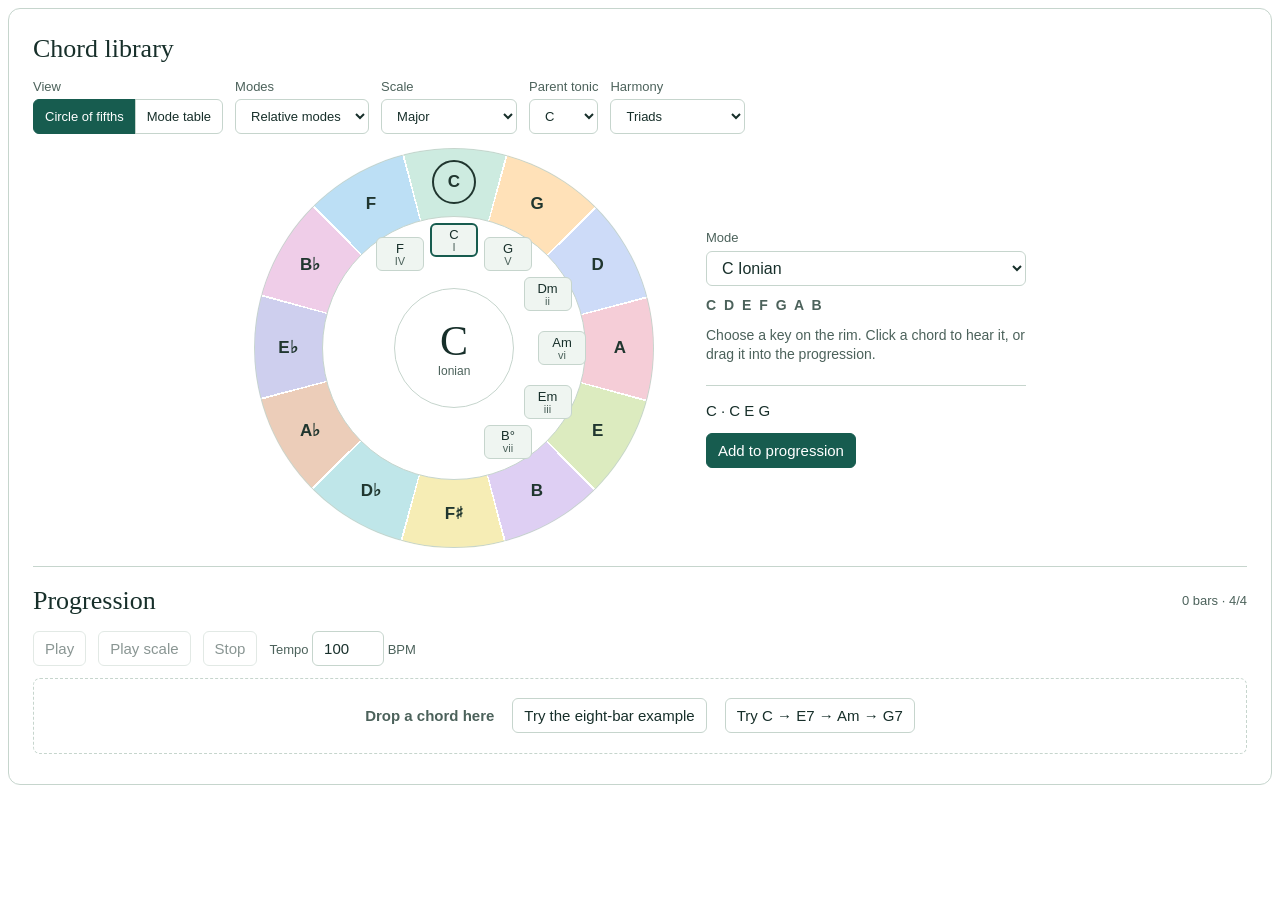
<file: index.html>
<!doctype html>
<html lang="en">
<head>
  <meta charset="utf-8">
  <meta name="viewport" content="width=device-width, initial-scale=1">
  <title>Modal Music Framework</title>
  <meta http-equiv="refresh" content="0; url=./design/modal-workbench.html">
</head>
<body>
  <a href="./design/modal-workbench.html">Open Modal Music Framework</a>
</body>
</html>
</file>
<file: design/modal-workbench.css>
#modal-writing-desk{color-scheme:light dark;--mw-paper:light-dark(#fff,#182422);--mw-light:light-dark(#eff5f1,#243632);--mw-ink:light-dark(#172f2a,#eff8f3);--mw-quiet:light-dark(#4c625b,#b2c6bf);--mw-line:light-dark(#c6d5cd,#426057);--mw-accent:light-dark(#175c4f,#a0deca);--mw-on:light-dark(#fff,#172c25);box-sizing:border-box;background:var(--mw-paper);color:var(--mw-ink);border:1px solid var(--mw-line);border-radius:12px;padding:clamp(12px,2.7%,24px);font:15px/1.4 "Inter","Segoe UI",sans-serif}
#modal-writing-desk *{box-sizing:border-box}
#modal-writing-desk [hidden]{display:none!important}
#modal-writing-desk h2{font:normal 26px/1.2 "Spectral",Georgia,serif;margin:0;color:var(--mw-ink)}
#modal-writing-desk .mw-top,#modal-writing-desk .mw-selection,#modal-writing-desk .mw-transport,#modal-writing-desk .mw-actions,#modal-writing-desk .mw-tools{display:flex;align-items:center;flex-wrap:wrap;gap:8px 12px}
#modal-writing-desk .mw-top{justify-content:space-between;margin-bottom:14px}
#modal-writing-desk .mw-top>span,#modal-writing-desk small{font-size:13px;color:var(--mw-quiet)}
#modal-writing-desk .mw-tools{align-items:flex-end;margin-bottom:14px}
#modal-writing-desk .mw-tools label{display:grid;gap:3px;font-size:13px;color:var(--mw-quiet)}
#modal-writing-desk .mw-view{display:grid;gap:3px;font-size:13px;color:var(--mw-quiet)}
#modal-writing-desk .mw-view [role=group]{display:flex}
#modal-writing-desk .mw-view button{border-radius:6px 0 0 6px}
#modal-writing-desk .mw-view button+button{border-radius:0 6px 6px 0;margin-left:-1px}
#modal-writing-desk .mw-view button[aria-pressed=true],#modal-writing-desk .mw-view button[aria-pressed=true]:hover{background:var(--mw-accent);border-color:var(--mw-accent);color:var(--mw-on)}
#modal-writing-desk button,#modal-writing-desk select,#modal-writing-desk input{font:inherit;color:var(--mw-ink);background:var(--mw-paper);border:1px solid var(--mw-line);border-radius:6px;padding:6px 11px;min-height:35px}
#modal-writing-desk button{font-weight:500}
#modal-writing-desk button:hover:not(:disabled){background:var(--mw-light)}
#modal-writing-desk button:focus-visible,#modal-writing-desk select:focus-visible,#modal-writing-desk input:focus-visible,#modal-writing-desk summary:focus-visible{outline:3px solid var(--mw-accent);outline-offset:2px}
#modal-writing-desk button:disabled{opacity:.5}
#modal-writing-desk button[data-action=play]:not(:disabled),#modal-writing-desk button[data-action=add]:not(:disabled){background:var(--mw-accent);color:var(--mw-on);border-color:var(--mw-accent)}
#modal-writing-desk .mw-grid-wrap{overflow-x:auto}
#modal-writing-desk table{width:100%;border-collapse:separate;border-spacing:0 3px;min-width:620px;table-layout:fixed;font-variant-numeric:tabular-nums}
#modal-writing-desk th,#modal-writing-desk td{padding:0 2px;text-align:center;border:none}
#modal-writing-desk th:first-child{text-align:left;width:122px;position:sticky;left:0;background:var(--mw-paper);z-index:1}
#modal-writing-desk thead th{font-size:12px;color:var(--mw-quiet);font-weight:500}
#modal-writing-desk tbody th{font-size:14px;font-weight:600}
#modal-writing-desk .mw-tile{width:100%;display:grid;justify-items:center;line-height:1.15;gap:2px;padding:6px 2px;background:var(--mw-light);border:1px solid transparent}
#modal-writing-desk .mw-tile[aria-pressed=true]{border:2px solid var(--mw-accent);padding-block:5px}
#modal-writing-desk .mw-tile small{font-size:11px}
#modal-writing-desk .mw-tile-symbol,#modal-writing-desk .mw-wheel-compact-symbol{max-width:100%;min-width:0;overflow-wrap:anywhere}
#modal-writing-desk .mw-wheel-compact-symbol{display:none}
#modal-writing-desk .mw-tile,#modal-writing-desk .mw-bar-play{user-select:none;cursor:grab}
#modal-writing-desk .mw-tile{touch-action:pan-x}
#modal-writing-desk .mw-bar-play{touch-action:pan-y}
#modal-writing-desk [data-moving=true]{cursor:grabbing;opacity:.75}
#modal-writing-desk .mw-selection{justify-content:space-between;margin-top:10px;min-height:38px}
#modal-writing-desk{container:workbench / inline-size;--mw-pastel-ink:#20362f}
#modal-writing-desk .mw-dot{display:inline-block;width:11px;height:11px;border-radius:50%;background:var(--key-color);box-shadow:inset 0 0 0 1px #21392b48;vertical-align:baseline;margin-right:6px}
#modal-writing-desk .mw-library.circle{display:grid;grid-template-columns:minmax(0,400px) minmax(185px,320px);justify-content:center;gap:0 clamp(16px,5%,52px);align-items:center}
#modal-writing-desk .mw-wheel-stack{grid-row:1/span 2;position:relative;width:100%;container:wheel / inline-size}
#modal-writing-desk .mw-wheel{position:relative;aspect-ratio:1;border-radius:50%;background:var(--wheel-fill);box-shadow:inset 0 0 0 1px var(--mw-line)}
#modal-writing-desk .mw-wheel::before{content:"";position:absolute;inset:17%;border-radius:50%;background:var(--mw-paper);border:1px solid var(--mw-line)}
#modal-writing-desk .mw-wheel-key,#modal-writing-desk .mw-wheel-note{position:absolute;left:var(--wheel-x);top:var(--wheel-y);transform:translate(-50%,-50%);text-align:center;line-height:1.1}
#modal-writing-desk .mw-wheel-key{width:44px;height:44px;padding:0;background:transparent;color:var(--mw-pastel-ink);border:2px solid transparent;border-radius:50%;font-size:17px;font-weight:650}
#modal-writing-desk .mw-wheel-key[aria-pressed=true]{border-color:currentColor}
#modal-writing-desk .mw-wheel-key:hover:not(:disabled){background:#ffffff66}
#modal-writing-desk .mw-wheel-key:focus-visible{outline-color:var(--mw-pastel-ink)}
#modal-writing-desk .mw-wheel-hub{position:absolute;inset:35%;border:1px solid var(--mw-line);border-radius:50%;display:flex;align-items:center;justify-content:center;flex-direction:column;pointer-events:none}
#modal-writing-desk .mw-wheel-hub strong{font:normal clamp(23px,11cqi,42px)/1.15 "Spectral",Georgia,serif}
#modal-writing-desk .mw-wheel-hub span{max-width:90%;font-size:12px;line-height:1.15;text-align:center;color:var(--mw-quiet)}
#modal-writing-desk .mw-wheel-chords{position:absolute;inset:0;pointer-events:none}
#modal-writing-desk .mw-wheel-note{pointer-events:auto;width:clamp(40px,12cqi,48px);min-height:34px;line-height:1;gap:1px;padding:3px 0;font-size:13px;border:1px solid var(--mw-line);align-content:center}
#modal-writing-desk .mw-wheel-note[aria-pressed=true]{padding-block:2px}
#modal-writing-desk .mw-wheel-note.long-symbol{font-size:9px}
#modal-writing-desk .mw-wheel-note.long-symbol small{font-size:9px}
#modal-writing-desk .mw-wheel-context{align-self:end}
#modal-writing-desk .mw-wheel-context label{display:grid;gap:4px;font-size:13px;color:var(--mw-quiet)}
#modal-writing-desk .mw-wheel-context select{width:100%;font-size:16px}
#modal-writing-desk .mw-wheel-context p{margin:10px 0;color:var(--mw-quiet);font-size:14px}
#modal-writing-desk [data-part=scale-notes]{font-weight:600;word-spacing:4px}
#modal-writing-desk .circle .mw-selection{align-self:start;flex-direction:column;align-items:flex-start;gap:12px;border-top:1px solid var(--mw-line);padding-top:14px}
@container workbench (max-width:580px){
  #modal-writing-desk .mw-library.circle{grid-template-columns:minmax(0,400px);gap:14px}
  #modal-writing-desk .mw-wheel-stack{grid-row:auto}
  #modal-writing-desk .circle .mw-selection{margin:0}
}
@container workbench (max-width:460px){
  #modal-writing-desk .mw-library-tools{display:grid;grid-template-columns:repeat(2,minmax(0,1fr))}
  #modal-writing-desk .mw-library-tools .mw-view{grid-column:1/-1}
  #modal-writing-desk .mw-library-tools select{width:100%;min-width:0}
}
@container wheel (max-width:355px){
  #modal-writing-desk .mw-wheel-note{width:12.2cqi;height:27px;min-height:0;padding:1px 0;font-size:11px}
  #modal-writing-desk .mw-wheel-note[aria-pressed=true]{padding-block:0}
  #modal-writing-desk .mw-wheel-note.long-symbol{font-size:8px}
  #modal-writing-desk .mw-wheel-note.has-compact-symbol .mw-tile-symbol{display:none}
  #modal-writing-desk .mw-wheel-compact-symbol{display:inline}
  #modal-writing-desk .mw-wheel-note .mw-tile-symbol,#modal-writing-desk .mw-wheel-compact-symbol{white-space:nowrap}
  #modal-writing-desk .mw-wheel-note small{font-size:9px;line-height:1}
  #modal-writing-desk .mw-wheel-hub span{font-size:10px}
}
#modal-writing-desk .mw-editor{border-top:1px solid var(--mw-line);margin-top:18px;padding-top:18px}
#modal-writing-desk .mw-transport label{color:var(--mw-quiet);font-size:13px}
#modal-writing-desk [data-action=play-scale][aria-pressed=true]{background:var(--mw-accent);color:var(--mw-on)}
#modal-writing-desk .mw-transport input{width:72px;font-size:15px}
#modal-writing-desk .mw-track{display:grid;grid-template-columns:repeat(auto-fit,minmax(min(140px,100%),1fr));gap:6px;margin-top:12px}
#modal-writing-desk .mw-bar{position:relative;display:flex;flex-direction:column;min-width:0;border:1px solid var(--mw-line);border-radius:6px;background:var(--bar-color);color:var(--mw-pastel-ink)}
#modal-writing-desk .mw-bar-play{display:flex;flex:1;flex-direction:column;align-items:flex-start;gap:3px;width:100%;min-height:82px;padding:6px 8px;border:0;text-align:left;background:transparent;color:inherit}
#modal-writing-desk .mw-bar-play:hover:not(:disabled){background:transparent;box-shadow:inset 0 0 0 1px #20362f48}
#modal-writing-desk .mw-voice-pair button:hover:not(:disabled){background:#ffffff73}
#modal-writing-desk .mw-bar-play strong{font-size:19px;line-height:1.2;overflow-wrap:anywhere}
#modal-writing-desk .mw-bar-play small{color:inherit;font-size:12px;line-height:1.25}
#modal-writing-desk .mw-bar-play .mw-bass{font-variant-numeric:tabular-nums}
#modal-writing-desk .mw-bar-scale{font-weight:600;overflow-wrap:anywhere}
#modal-writing-desk .mw-key-slot{min-height:18px;font-size:12px;font-weight:600}
#modal-writing-desk .mw-marker-scope{font-weight:400}
#modal-writing-desk .mw-key{text-decoration:underline;text-decoration-thickness:2px;text-underline-offset:3px}
#modal-writing-desk .mw-bar[data-selected=true]{border-color:var(--mw-pastel-ink);box-shadow:inset 0 0 0 1px var(--mw-pastel-ink)}
#modal-writing-desk .mw-bar[data-sounding=true]{box-shadow:inset 0 -4px var(--mw-pastel-ink)}
#modal-writing-desk .mw-bar-settings{margin:0 7px 7px;background:#ffffff42;border-color:#20362f48;color:inherit;font-size:13px}
#modal-writing-desk .mw-bar-settings:hover:not(:disabled){background:#ffffff73}
#modal-writing-desk .mw-voice-pair{display:grid;grid-template-columns:repeat(2,minmax(0,1fr));flex:1 0 58px;gap:2px;text-align:center}
#modal-writing-desk .mw-voice-pair span{grid-column:1/-1;font-size:11px;line-height:1.3}
#modal-writing-desk .mw-voice-pair button{min-height:30px;padding:0;background:#ffffff42;border-color:#20362f48;color:inherit;font-size:17px;line-height:1}
#modal-writing-desk .mw-bar button:focus-visible{outline-color:var(--mw-pastel-ink);outline-offset:-2px}
#modal-writing-desk .mw-voicing-notes{display:block;margin-bottom:8px;color:var(--mw-quiet);font-size:14px}
#modal-writing-desk .mw-chord-settings{
  --mw-piano-sounding:#61cb92;--mw-piano-scale:#dbf2e4;--mw-piano-outside:#e4e6e7;--mw-piano-shadow:#136c40;
  width:min(720px,calc(100% - 24px));max-height:calc(100% - 24px);padding:clamp(14px,3vw,24px);
  border:1px solid var(--mw-line);border-radius:12px;background:var(--mw-paper);color:var(--mw-ink);overflow:auto
}
#modal-writing-desk .mw-chord-settings::backdrop{background:#172f2a80}
#modal-writing-desk .mw-settings-header,#modal-writing-desk .mw-settings-footer,#modal-writing-desk .mw-extension-actions{
  display:flex;align-items:center;gap:8px;flex-wrap:wrap
}
#modal-writing-desk .mw-settings-header{justify-content:space-between;align-items:flex-start}
#modal-writing-desk .mw-settings-header p,#modal-writing-desk .mw-settings-help{margin:4px 0;color:var(--mw-quiet);font-size:13px}
#modal-writing-desk .mw-settings-readout{display:grid;gap:3px;margin:14px 0 10px}
#modal-writing-desk .mw-settings-readout strong{font-size:21px;overflow-wrap:anywhere}
#modal-writing-desk .mw-settings-readout output{font-size:14px;color:var(--mw-quiet)}
#modal-writing-desk .mw-scale-preview{margin-bottom:10px}
#modal-writing-desk .mw-scale-preview label{display:flex;align-items:center;gap:8px;flex-wrap:wrap;font-size:13px}
#modal-writing-desk .mw-scale-preview select{max-width:100%}
#modal-writing-desk .mw-scale-analysis:empty,#modal-writing-desk [data-part=settings-scale-note]:empty{display:none}
#modal-writing-desk .mw-piano-legend{display:flex;flex-wrap:wrap;gap:4px 16px;font-size:12px;margin-bottom:6px}
#modal-writing-desk .mw-piano-legend span::before{content:"";display:inline-block;width:11px;height:11px;margin-right:6px;border:1px solid #20362f48;border-radius:3px;vertical-align:-1px}
#modal-writing-desk .mw-legend-chord::before{background:var(--mw-piano-sounding);box-shadow:inset 0 -3px var(--mw-piano-shadow)}
#modal-writing-desk .mw-legend-scale::before{background:var(--mw-piano-scale)}
#modal-writing-desk .mw-legend-outside::before,#modal-writing-desk .mw-legend-outside-sounding::before{background:var(--mw-piano-outside)}
#modal-writing-desk .mw-legend-outside-sounding::before{box-shadow:inset 0 -3px var(--mw-piano-shadow)}
#modal-writing-desk .mw-piano-scroll{overflow-x:auto;border-radius:6px}
#modal-writing-desk .mw-piano{position:relative;min-width:434px;height:clamp(125px,24vw,180px);background:#20362f}
#modal-writing-desk .mw-piano-key{
  --key-outside:var(--mw-piano-outside);--key-in-scale:var(--mw-piano-scale);--key-sounding:var(--mw-piano-sounding);
  --key-fill:var(--key-outside);
  position:absolute;left:var(--piano-left);top:0;width:var(--piano-width);height:100%;
  display:flex;align-items:flex-end;justify-content:center;padding:0 0 8px;border:1px solid #20362f;
  border-radius:0 0 5px 5px;background:var(--key-fill);color:#172d23;font-size:11px;font-weight:600
}
#modal-writing-desk .mw-black-key{
  --key-outside:#858e90;--key-in-scale:#9bc9ad;--key-sounding:#32905f;
  z-index:1;height:62%;font-size:10px;padding-bottom:5px
}
#modal-writing-desk .mw-piano-key[data-in-scale=true]{--key-fill:var(--key-in-scale)}
#modal-writing-desk .mw-piano-key[data-in-scale=true][aria-pressed=true]{--key-fill:var(--key-sounding)}
#modal-writing-desk .mw-black-key[data-in-scale=true][aria-pressed=true]{color:#0c2317}
#modal-writing-desk .mw-piano-key[aria-pressed=true]{box-shadow:inset 0 -5px var(--mw-piano-shadow)}
#modal-writing-desk .mw-piano-key:disabled{opacity:1}
#modal-writing-desk .mw-piano-key:hover:not(:disabled){background:var(--key-fill);filter:brightness(.91)}
#modal-writing-desk .mw-piano-key:focus-visible{outline-offset:-3px;outline-color:#6c4a93}
#modal-writing-desk .mw-settings-help{margin-top:8px}
#modal-writing-desk .mw-piano-scroll-hint,#modal-writing-desk [data-part=settings-message]:empty{display:none}
@media(max-width:488px){#modal-writing-desk .mw-piano-scroll-hint{display:block;margin-top:3px}}
#modal-writing-desk .mw-settings-controls{display:flex;align-items:flex-end;justify-content:space-between;flex-wrap:wrap;gap:12px 16px;margin:12px 0 16px}
#modal-writing-desk .mw-settings-controls h3{font-size:13px;margin:0 0 4px}
#modal-writing-desk .mw-extension-actions button[aria-pressed=true]{background:var(--mw-piano-sounding);color:#20362f}
#modal-writing-desk .mw-settings-voicing{display:flex;gap:8px}
#modal-writing-desk .mw-settings-voicing .mw-voice-pair{min-width:76px}
#modal-writing-desk .mw-settings-voicing button{background:var(--mw-paper);border-color:var(--mw-line);min-height:35px}
#modal-writing-desk [data-action=preview-chord]{background:var(--mw-accent);color:var(--mw-on)}
#modal-writing-desk [data-action=preview-chord]:hover{background:var(--mw-accent);filter:brightness(.9)}
#modal-writing-desk .mw-bar[data-drop=before]::before,#modal-writing-desk .mw-bar[data-drop=after]::after{content:"";position:absolute;top:0;bottom:0;width:3px;background:var(--mw-accent)}
#modal-writing-desk .mw-bar[data-drop=before]::before{left:-4px}
#modal-writing-desk .mw-bar[data-drop=after]::after{right:-4px}
#modal-writing-desk .mw-empty{min-height:76px;border:1px dashed var(--mw-line);border-radius:7px;display:flex;justify-content:center;align-items:center;gap:10px 18px;flex-wrap:wrap;padding:10px;color:var(--mw-quiet)}
#modal-writing-desk .mw-empty[data-over=true]{border-color:var(--mw-accent);background:var(--mw-light)}
#modal-writing-desk .mw-inspector{margin-top:12px}
#modal-writing-desk .mw-inspector p,#modal-writing-desk .mw-message{margin:6px 0;color:var(--mw-quiet);font-size:14px}
#modal-writing-desk details{margin-top:8px}#modal-writing-desk summary{font-weight:600;color:var(--mw-accent)}#modal-writing-desk details .mw-tools{margin:8px 0}
@media(pointer:coarse){#modal-writing-desk button,#modal-writing-desk select,#modal-writing-desk input{min-height:44px}#modal-writing-desk .mw-grid-wrap{padding:2px}}
@media(pointer:coarse){
  #modal-writing-desk .mw-voice-pair{flex-basis:90px}
  #modal-writing-desk .mw-voice-pair button{min-height:44px}
  @container wheel (min-width:356px){
    #modal-writing-desk .mw-wheel-note{width:44px;height:44px;border-radius:50%;align-content:center}
  }
}
</file>
